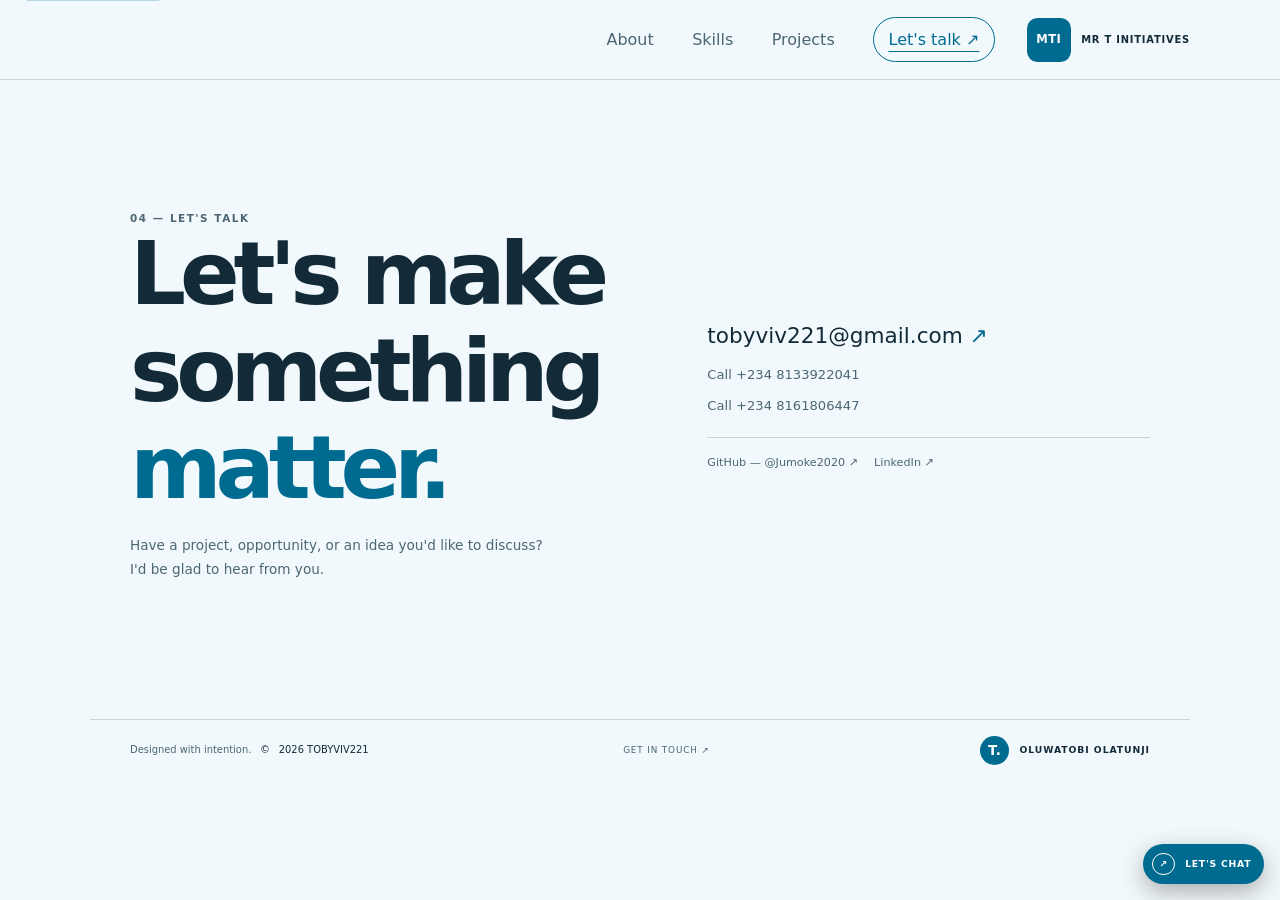
<file: contact.html>
<!doctype html>
<html lang="en">
  <head>
    <meta charset="utf-8">
    <meta name="viewport" content="width=device-width, initial-scale=1">
    <meta name="description" content="Contact Oluwatobi Olatunji about front end design, software development, and project opportunities.">
    <meta property="og:title" content="Contact — Oluwatobi Olatunji">
    <meta property="og:description" content="Get in touch with Oluwatobi Olatunji about a project or opportunity.">
    <meta property="og:type" content="website">
    <title>Contact — Oluwatobi Olatunji</title>
    <link rel="icon" href="data:image/svg+xml,%3Csvg xmlns='http://www.w3.org/2000/svg' viewBox='0 0 64 64'%3E%3Crect width='64' height='64' rx='32' fill='%23006b91'/%3E%3Ctext x='32' y='43' fill='%23ffffff' font-family='Arial,sans-serif' font-size='38' font-weight='700' text-anchor='middle'%3ET.%3C/text%3E%3C/svg%3E">
    <link rel="stylesheet" href="styles.css">
    <script src="script.js" defer></script>
    <script src="portfolio.js" defer></script>
  </head>
  <body>
    <a class="skip-link" href="#main-content">Skip to content</a>
    <header class="site-header">
      <a class="brand" href="index.html" aria-label="Oluwatobi Olatunji home"><span class="brand-mark" aria-hidden="true">MTI</span><span class="brand-name">MR T INITIATIVES</span></a>
      <button class="menu-toggle" type="button" aria-expanded="false" aria-controls="primary-nav"><span class="menu-toggle-label">Menu</span><span class="menu-icon" aria-hidden="true"><span></span><span></span></span></button>
      <nav class="site-nav" id="primary-nav" aria-label="Main navigation">
        <a href="about.html">About</a><a href="skills.html">Skills</a><a href="projects.html">Projects</a><a class="nav-contact" href="contact.html" aria-current="page">Let's talk <span aria-hidden="true">↗</span></a>
      </nav>
    </header>
    <main class="page-main section-wrap" id="main-content" tabindex="-1">
      <section class="contact-section contact-page" aria-labelledby="page-title">
        <div>
          <p class="eyebrow">04 — LET'S TALK</p>
          <h1 id="page-title">Let's make<br>something <span class="accent">matter.</span></h1>
          <p class="section-intro">Have a project, opportunity, or an idea you'd like to discuss? I'd be glad to hear from you.</p>
        </div>
        <div class="contact-details">
          <a class="contact-email" href="mailto:tobyviv221@gmail.com">tobyviv221@gmail.com <span aria-hidden="true">↗</span></a>
          <a href="tel:+2348133922041">Call +234 8133922041</a>
          <a href="tel:+2348161806447">Call +234 8161806447</a>
          <div class="contact-socials">
            <a href="https://github.com/Jumoke2020" target="_blank" rel="noreferrer">GitHub — @Jumoke2020 ↗</a>
            <a href="https://www.linkedin.com/" target="_blank" rel="noreferrer">LinkedIn ↗</a>
          </div>
        </div>
      </section>
    </main>
    <div class="whatsapp-widget">
      <button class="whatsapp-float" type="button" aria-expanded="false" aria-controls="whatsapp-options"><span class="whatsapp-icon" aria-hidden="true">↗</span><span>LET'S CHAT</span></button>
      <div class="whatsapp-options" id="whatsapp-options" hidden><a href="https://wa.me/2348133922041" target="_blank" rel="noreferrer">WhatsApp · +234 8133922041</a><a href="https://wa.me/2348161806447" target="_blank" rel="noreferrer">WhatsApp · +234 8161806447</a></div>
    </div>
    <footer class="site-footer">
      <a class="brand" href="index.html"><span class="brand-mark">T.</span><span>OLUWATOBI OLATUNJI</span></a><p>Designed with intention. <span>© <span id="current-year">2026</span> TOBYVIV221</span></p><a href="contact.html">GET IN TOUCH ↗</a>
    </footer>
  </body>
</html>
</file>
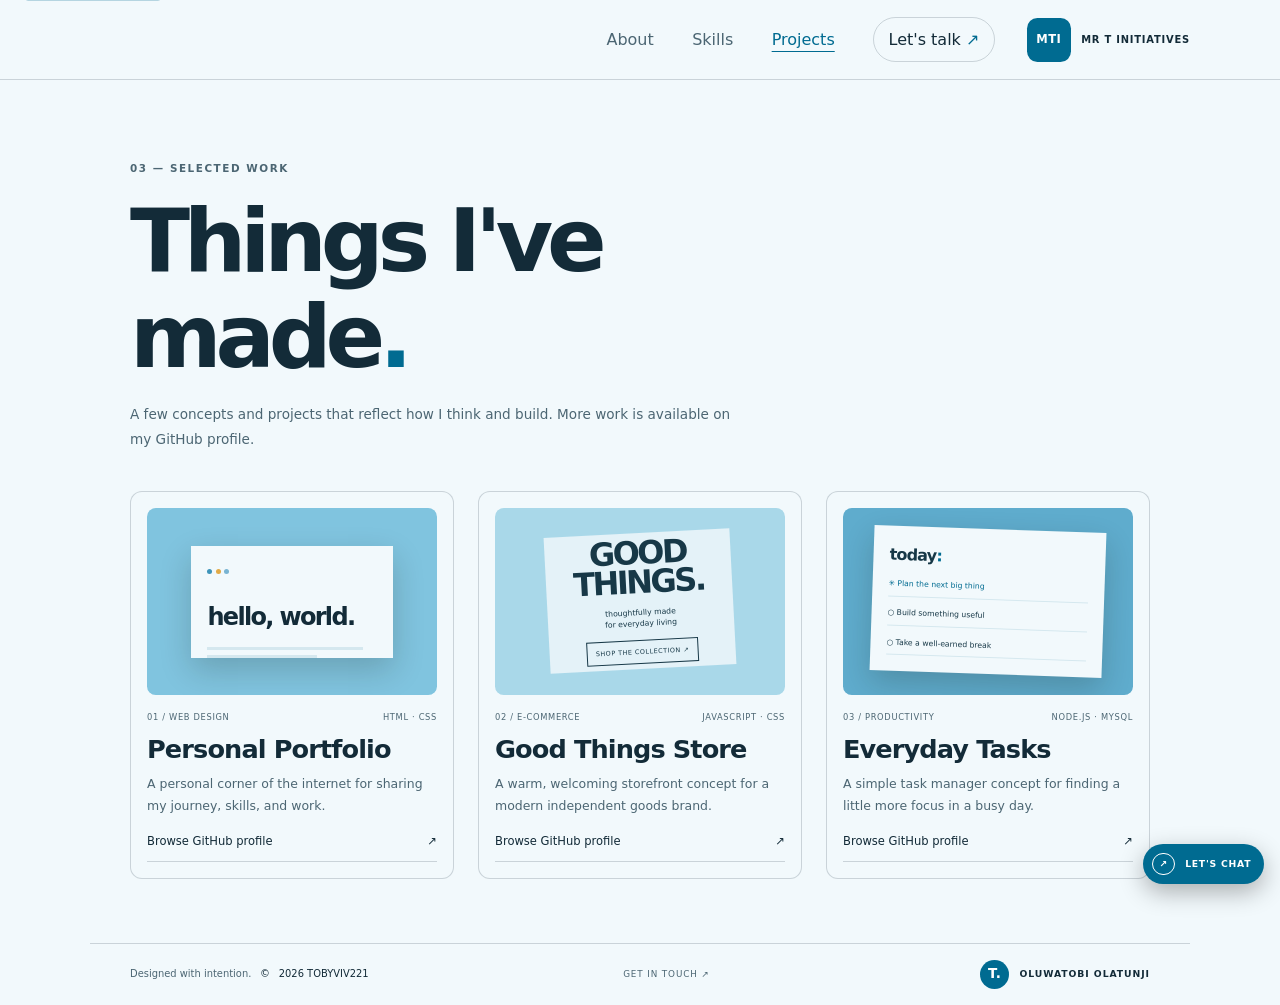
<file: projects.html>
<!doctype html>
<html lang="en">
  <head>
    <meta charset="utf-8">
    <meta name="viewport" content="width=device-width, initial-scale=1">
    <meta name="description" content="Selected web design and software projects by Oluwatobi Olatunji.">
    <meta property="og:title" content="Projects — Oluwatobi Olatunji">
    <meta property="og:description" content="Browse selected web design and development concepts by Oluwatobi Olatunji.">
    <meta property="og:type" content="website">
    <title>Projects — Oluwatobi Olatunji</title>
    <link rel="icon" href="data:image/svg+xml,%3Csvg xmlns='http://www.w3.org/2000/svg' viewBox='0 0 64 64'%3E%3Crect width='64' height='64' rx='32' fill='%23006b91'/%3E%3Ctext x='32' y='43' fill='%23ffffff' font-family='Arial,sans-serif' font-size='38' font-weight='700' text-anchor='middle'%3ET.%3C/text%3E%3C/svg%3E">
    <link rel="stylesheet" href="styles.css">
    <script src="script.js" defer></script>
    <script src="portfolio.js" defer></script>
  </head>
  <body>
    <a class="skip-link" href="#main-content">Skip to content</a>
    <header class="site-header">
      <a class="brand" href="index.html" aria-label="Oluwatobi Olatunji home"><span class="brand-mark" aria-hidden="true">MTI</span><span class="brand-name">MR T INITIATIVES</span></a>
      <button class="menu-toggle" type="button" aria-expanded="false" aria-controls="primary-nav"><span class="menu-toggle-label">Menu</span><span class="menu-icon" aria-hidden="true"><span></span><span></span></span></button>
      <nav class="site-nav" id="primary-nav" aria-label="Main navigation">
        <a href="about.html">About</a><a href="skills.html">Skills</a><a href="projects.html" aria-current="page">Projects</a><a class="nav-contact" href="contact.html">Let's talk <span aria-hidden="true">↗</span></a>
      </nav>
    </header>
    <main class="page-main section-wrap" id="main-content" tabindex="-1">
      <section class="page-heading" aria-labelledby="page-title">
        <p class="eyebrow">03 — SELECTED WORK</p>
        <h1 id="page-title">Things I've made<span class="accent">.</span></h1>
        <p class="section-intro">A few concepts and projects that reflect how I think and build. More work is available on my GitHub profile.</p>
      </section>
      <section class="project-grid" aria-label="Selected projects">
        <article class="project-card">
          <div class="project-art project-art-one" aria-hidden="true"><span class="art-window"><i></i><i></i><i></i><b>hello, world.</b><em></em><em></em></span></div>
          <div class="project-meta"><span>01 / WEB DESIGN</span><span>HTML · CSS</span></div>
          <h2>Personal Portfolio</h2>
          <p>A personal corner of the internet for sharing my journey, skills, and work.</p>
          <a href="https://github.com/Jumoke2020" target="_blank" rel="noreferrer">Browse GitHub profile <span aria-hidden="true">↗</span></a>
        </article>
        <article class="project-card">
          <div class="project-art project-art-two" aria-hidden="true"><span class="art-shop"><b>GOOD<br>THINGS.</b><i>thoughtfully made<br>for everyday living</i><em>SHOP THE COLLECTION ↗</em></span></div>
          <div class="project-meta"><span>02 / E-COMMERCE</span><span>JAVASCRIPT · CSS</span></div>
          <h2>Good Things Store</h2>
          <p>A warm, welcoming storefront concept for a modern independent goods brand.</p>
          <a href="https://github.com/Jumoke2020" target="_blank" rel="noreferrer">Browse GitHub profile <span aria-hidden="true">↗</span></a>
        </article>
        <article class="project-card">
          <div class="project-art project-art-three" aria-hidden="true"><span class="art-task"><b>today<span>:</span></b><i>✳ Plan the next big thing</i><i>○ Build something useful</i><i>○ Take a well-earned break</i></span></div>
          <div class="project-meta"><span>03 / PRODUCTIVITY</span><span>NODE.JS · MYSQL</span></div>
          <h2>Everyday Tasks</h2>
          <p>A simple task manager concept for finding a little more focus in a busy day.</p>
          <a href="https://github.com/Jumoke2020" target="_blank" rel="noreferrer">Browse GitHub profile <span aria-hidden="true">↗</span></a>
        </article>
      </section>
    </main>
    <div class="whatsapp-widget">
      <button class="whatsapp-float" type="button" aria-expanded="false" aria-controls="whatsapp-options"><span class="whatsapp-icon" aria-hidden="true">↗</span><span>LET'S CHAT</span></button>
      <div class="whatsapp-options" id="whatsapp-options" hidden><a href="https://wa.me/2348133922041" target="_blank" rel="noreferrer">WhatsApp · +234 8133922041</a><a href="https://wa.me/2348161806447" target="_blank" rel="noreferrer">WhatsApp · +234 8161806447</a></div>
    </div>
    <footer class="site-footer">
      <a class="brand" href="index.html"><span class="brand-mark">T.</span><span>OLUWATOBI OLATUNJI</span></a><p>Designed with intention. <span>© <span id="current-year">2026</span> TOBYVIV221</span></p><a href="contact.html">GET IN TOUCH ↗</a>
    </footer>
  </body>
</html>
</file>
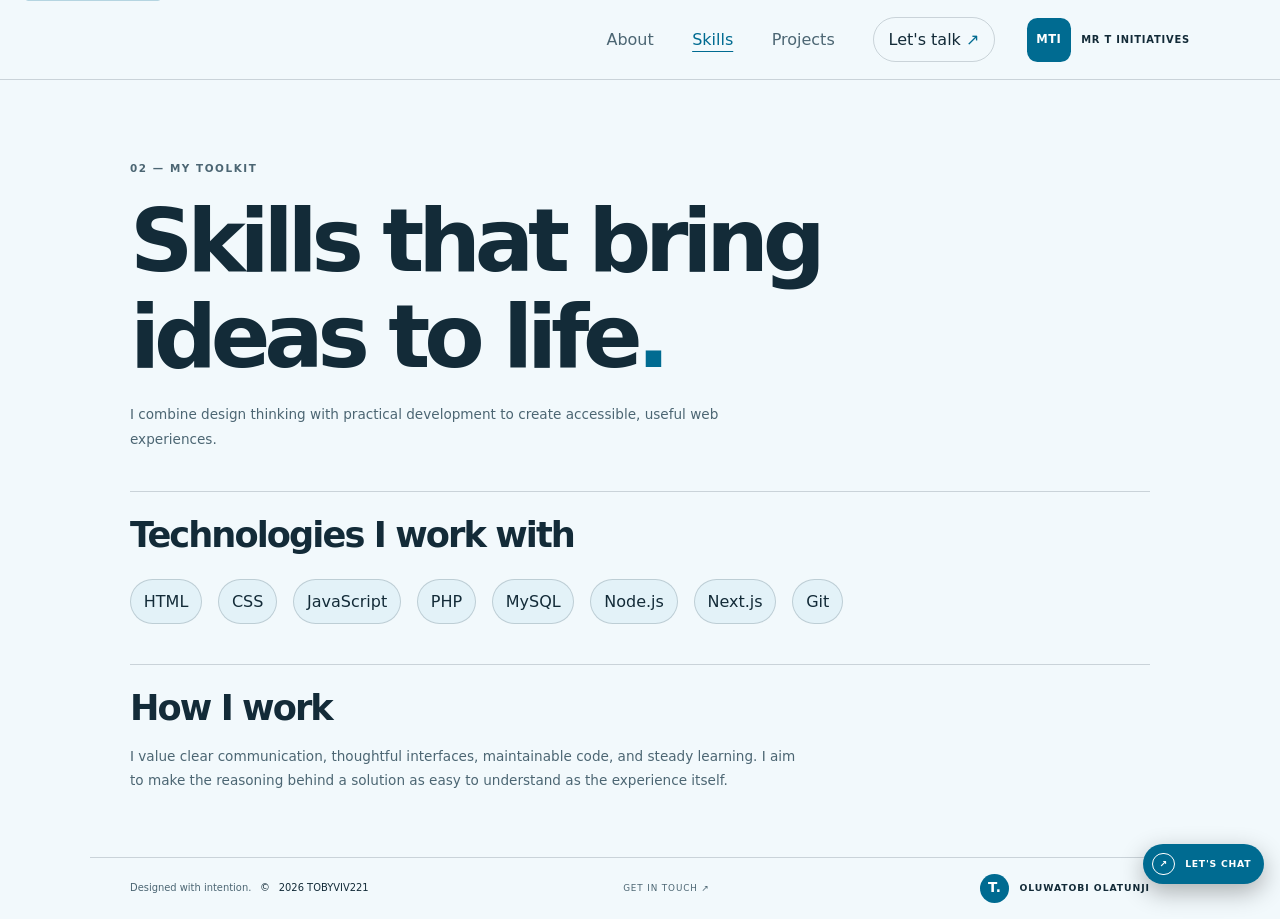
<file: skills.html>
<!doctype html>
<html lang="en">
  <head>
    <meta charset="utf-8">
    <meta name="viewport" content="width=device-width, initial-scale=1">
    <meta name="description" content="Explore Oluwatobi Olatunji's front end design and software development skills.">
    <meta property="og:title" content="Skills — Oluwatobi Olatunji">
    <meta property="og:description" content="The technologies and tools Oluwatobi uses to build thoughtful digital experiences.">
    <meta property="og:type" content="website">
    <title>Skills — Oluwatobi Olatunji</title>
    <link rel="icon" href="data:image/svg+xml,%3Csvg xmlns='http://www.w3.org/2000/svg' viewBox='0 0 64 64'%3E%3Crect width='64' height='64' rx='32' fill='%23006b91'/%3E%3Ctext x='32' y='43' fill='%23ffffff' font-family='Arial,sans-serif' font-size='38' font-weight='700' text-anchor='middle'%3ET.%3C/text%3E%3C/svg%3E">
    <link rel="stylesheet" href="styles.css">
    <script src="script.js" defer></script>
    <script src="portfolio.js" defer></script>
  </head>
  <body>
    <a class="skip-link" href="#main-content">Skip to content</a>
    <header class="site-header">
      <a class="brand" href="index.html" aria-label="Oluwatobi Olatunji home"><span class="brand-mark" aria-hidden="true">MTI</span><span class="brand-name">MR T INITIATIVES</span></a>
      <button class="menu-toggle" type="button" aria-expanded="false" aria-controls="primary-nav"><span class="menu-toggle-label">Menu</span><span class="menu-icon" aria-hidden="true"><span></span><span></span></span></button>
      <nav class="site-nav" id="primary-nav" aria-label="Main navigation">
        <a href="about.html">About</a><a href="skills.html" aria-current="page">Skills</a><a href="projects.html">Projects</a><a class="nav-contact" href="contact.html">Let's talk <span aria-hidden="true">↗</span></a>
      </nav>
    </header>
    <main class="page-main section-wrap" id="main-content" tabindex="-1">
      <section class="page-heading" aria-labelledby="page-title">
        <p class="eyebrow">02 — MY TOOLKIT</p>
        <h1 id="page-title">Skills that bring<br>ideas to life<span class="accent">.</span></h1>
        <p class="section-intro">I combine design thinking with practical development to create accessible, useful web experiences.</p>
      </section>
      <section class="skills-detail" aria-labelledby="skills-title">
        <h2 id="skills-title">Technologies I work with</h2>
        <ul class="skills-grid">
          <li><span>HTML</span></li><li><span>CSS</span></li><li><span>JavaScript</span></li><li><span>PHP</span></li>
          <li><span>MySQL</span></li><li><span>Node.js</span></li><li><span>Next.js</span></li><li><span>Git</span></li>
        </ul>
      </section>
      <section class="skills-detail" aria-labelledby="approach-title">
        <h2 id="approach-title">How I work</h2>
        <p class="section-intro">I value clear communication, thoughtful interfaces, maintainable code, and steady learning. I aim to make the reasoning behind a solution as easy to understand as the experience itself.</p>
      </section>
    </main>
    <div class="whatsapp-widget">
      <button class="whatsapp-float" type="button" aria-expanded="false" aria-controls="whatsapp-options"><span class="whatsapp-icon" aria-hidden="true">↗</span><span>LET'S CHAT</span></button>
      <div class="whatsapp-options" id="whatsapp-options" hidden><a href="https://wa.me/2348133922041" target="_blank" rel="noreferrer">WhatsApp · +234 8133922041</a><a href="https://wa.me/2348161806447" target="_blank" rel="noreferrer">WhatsApp · +234 8161806447</a></div>
    </div>
    <footer class="site-footer">
      <a class="brand" href="index.html"><span class="brand-mark">T.</span><span>OLUWATOBI OLATUNJI</span></a><p>Designed with intention. <span>© <span id="current-year">2026</span> TOBYVIV221</span></p><a href="contact.html">GET IN TOUCH ↗</a>
    </footer>
  </body>
</html>
</file>
<file: styles.css>
/* Establish the portfolio color, spacing, and sizing system. */
:root {
  color-scheme: light;
  --color-bg: #f2f9fc;
  --color-surface: #e3f2f8;
  --color-text: #132b38;
  --color-muted: #4c6673;
  --color-accent: #006b91;
  --color-on-accent: #ffffff;
  --color-border: rgba(19, 43, 56, 0.18);
  --space-1: 0.35rem;
  --space-2: 0.65rem;
  --space-3: 1rem;
  --space-4: 1.5rem;
  --space-5: 2.5rem;
  --space-6: 4rem;
  --radius: 0.75rem;
  --max-width: 1100px;
  --font-system: system-ui, -apple-system, BlinkMacSystemFont, "Segoe UI", sans-serif;
}

/* Normalize sizing and provide comfortable page defaults. */
*,
*::before,
*::after {
  box-sizing: border-box;
}

* {
  margin: 0;
}

html {
  scroll-behavior: smooth;
  scroll-padding-top: calc(4.5rem + var(--space-3));
  -webkit-text-size-adjust: 100%;
  text-size-adjust: 100%;
}

body {
  background: var(--color-bg);
  color: var(--color-text);
  font-family: var(--font-system);
  line-height: 1.6;
  min-height: 100vh;
  overflow-x: hidden;
  -webkit-font-smoothing: antialiased;
}

img,
picture,
video,
canvas,
svg {
  display: block;
  max-width: 100%;
}

img {
  height: auto;
}

/* Keep anchored sections clear of the sticky site header on every screen. */
section {
  scroll-margin-top: calc(4.5rem + var(--space-3));
}

button,
input,
textarea,
select {
  font: inherit;
}

/* Give native buttons a clear hover response that complements keyboard focus. */
button {
  transition: color 180ms ease, background-color 180ms ease, border-color 180ms ease;
}

button:hover {
  color: var(--color-accent);
}

/* Keep headings fluid and establish a clear type hierarchy. */
h1,
h2,
h3 {
  line-height: 1.1;
  overflow-wrap: anywhere;
}

h1 {
  font-size: clamp(2.5rem, 11vw, 5.5rem);
  letter-spacing: -0.07em;
}

h2 {
  font-size: clamp(2rem, 8vw, 3.75rem);
  letter-spacing: -0.055em;
}

h3 {
  font-size: clamp(1.2rem, 4vw, 1.6rem);
  letter-spacing: -0.035em;
}

/* Make links and controls easy to identify and operate. */
a {
  color: inherit;
  text-decoration: none;
  transition: color 180ms ease, background-color 180ms ease, border-color 180ms ease;
}

a:hover {
  color: var(--color-accent);
}

a:focus-visible,
button:focus-visible {
  outline: 2px solid var(--color-accent);
  outline-offset: 4px;
}

/* Reveal a keyboard-only shortcut to the main landmark. */
.skip-link {
  background: var(--color-accent);
  border-radius: var(--radius);
  color: var(--color-on-accent);
  left: var(--space-3);
  padding: var(--space-2) var(--space-3);
  position: fixed;
  top: var(--space-2);
  transform: translateY(calc(-100% - var(--space-2)));
  z-index: 20;
}

.skip-link:focus {
  color: var(--color-on-accent);
  transform: translateY(0);
}

/* Center the page header and keep it available while scrolling. */
.site-header {
  align-items: center;
  background: var(--color-bg);
  border-bottom: 1px solid var(--color-border);
  display: flex;
  gap: var(--space-3);
  height: 4.5rem;
  justify-content: space-between;
  padding: 0 var(--space-3);
  position: sticky;
  top: 0;
  z-index: 10;
}

/* Style the compact identity mark and wordmark. */
.brand {
  align-items: center;
  display: inline-flex;
  flex-shrink: 0;
  font-size: 0.72rem;
  font-weight: 700;
  gap: var(--space-2);
  letter-spacing: 0.1em;
  margin-left: auto;
  order: 3;
}

.brand-mark {
  align-items: center;
  background: var(--color-accent);
  border-radius: 0.65rem;
  color: var(--color-on-accent);
  display: inline-flex;
  flex-shrink: 0;
  font-size: 0.72rem;
  height: 2.75rem;
  justify-content: center;
  letter-spacing: 0.04em;
  width: 2.75rem;
}

.brand-name {
  color: var(--color-text);
  font-size: 0.62rem;
  letter-spacing: 0.08em;
}

.brand-muted {
  color: var(--color-muted);
  margin-left: 0.25rem;
}

/* Provide a mobile menu button and animated menu icon. */
.menu-toggle {
  align-items: center;
  background: transparent;
  border: 0;
  color: var(--color-text);
  cursor: pointer;
  display: flex;
  font-size: 0.75rem;
  gap: var(--space-2);
  order: 1;
  padding: var(--space-2) 0;
}

.menu-icon {
  display: flex;
  flex-direction: column;
  gap: 5px;
  width: 1.1rem;
}

.menu-icon span {
  background: var(--color-accent);
  height: 1px;
  transition: transform 180ms ease;
  width: 100%;
}

.menu-toggle[aria-expanded="true"] .menu-icon span:first-child {
  transform: translateY(3px) rotate(45deg);
}

.menu-toggle[aria-expanded="true"] .menu-icon span:last-child {
  transform: translateY(-3px) rotate(-45deg);
}

/* Keep the collapsed mobile navigation aligned under the sticky header. */
.site-nav {
  align-items: stretch;
  background: var(--color-surface);
  border-bottom: 1px solid var(--color-border);
  display: flex;
  flex-direction: column;
  gap: 0;
  left: 0;
  opacity: 0;
  order: 2;
  padding: 0 var(--space-3);
  pointer-events: none;
  position: absolute;
  right: 0;
  top: 100%;
  transform: translateY(-0.5rem);
  transition: opacity 180ms ease, transform 180ms ease, padding 180ms ease;
  visibility: hidden;
}

.site-nav.is-open {
  opacity: 1;
  order: 2;
  padding-bottom: var(--space-3);
  padding-top: var(--space-2);
  pointer-events: auto;
  transform: translateY(0);
  visibility: visible;
}

.site-nav > a:not(.nav-contact) {
  border-bottom: 1px solid var(--color-border);
  color: var(--color-muted);
  padding: var(--space-3) 0;
}

.nav-contact {
  align-self: flex-start;
  border: 1px solid var(--color-border);
  border-radius: 999px;
  margin-top: var(--space-2);
  padding: 0.55rem 0.9rem;
}

.nav-contact span,
.accent {
  color: var(--color-accent);
}

/* Constrain the primary content and leave room for the sticky header on jumps. */
.section-wrap {
  margin-left: auto;
  margin-right: auto;
  max-width: var(--max-width);
  padding-left: var(--space-3);
  padding-right: var(--space-3);
}

.section-wrap[id] {
  scroll-margin-top: calc(4.5rem + var(--space-3));
}

/* Introduce the portfolio with readable copy and a responsive feature image. */
.hero {
  display: grid;
  gap: var(--space-5);
  grid-template-columns: minmax(0, 1fr);
  padding-bottom: var(--space-6);
  padding-top: var(--space-6);
  position: relative;
}

.eyebrow {
  color: var(--color-muted);
  font-size: 0.65rem;
  font-weight: 600;
  letter-spacing: 0.15em;
}

.status-dot {
  background: var(--color-accent);
  border-radius: 50%;
  box-shadow: 0 0 12px rgba(0, 107, 145, 0.35);
  display: inline-block;
  height: 0.45rem;
  margin-right: var(--space-1);
  width: 0.45rem;
}

.hero h1 {
  margin: var(--space-4) 0 var(--space-3) -0.06em;
}

.hero-role {
  font-size: clamp(1rem, 4vw, 1.25rem);
  font-weight: 500;
}

.hero-role span {
  color: var(--color-accent);
  margin: 0 0.15rem;
}

.hero-description {
  color: var(--color-muted);
  font-size: 0.9rem;
  line-height: 1.8;
  margin-top: var(--space-3);
  max-width: 36rem;
}

.hero-actions {
  align-items: center;
  display: flex;
  flex-wrap: wrap;
  gap: var(--space-3);
  margin-top: var(--space-4);
}

.button {
  align-items: center;
  display: inline-flex;
  font-size: 0.8rem;
  font-weight: 600;
  gap: var(--space-3);
  justify-content: center;
  padding: 0.8rem 1rem;
}

.button-primary {
  background: var(--color-accent);
  border: 1px solid var(--color-accent);
  border-radius: var(--radius);
  color: var(--color-bg);
}

.button-primary:hover {
  background: transparent;
  color: var(--color-accent);
}

.button-primary span,
.text-link span {
  font-size: 1rem;
}

.text-link {
  font-size: 0.8rem;
}

.hero-social {
  align-items: center;
  border-top: 1px solid var(--color-border);
  color: var(--color-muted);
  display: flex;
  flex-wrap: wrap;
  font-size: 0.58rem;
  gap: var(--space-3);
  letter-spacing: 0.08em;
  margin-top: var(--space-5);
  max-width: 28rem;
  padding-top: var(--space-3);
}

.hero-social > span {
  color: var(--color-text);
  margin-right: auto;
}

.hero-visual {
  margin-right: var(--space-2);
  padding: 0 var(--space-2) var(--space-3) 0;
  position: relative;
}

.image-frame {
  aspect-ratio: 1.05;
  background: var(--color-surface);
  border-radius: var(--radius);
  overflow: hidden;
  position: relative;
}

.image-frame::after {
  background: linear-gradient(180deg, transparent 55%, rgba(12, 17, 13, 0.7));
  content: "";
  inset: 0;
  pointer-events: none;
  position: absolute;
}

.image-frame img {
  height: 100%;
  max-width: 100%;
  object-fit: cover;
  transition: transform 400ms ease;
  width: 100%;
}

.image-frame:hover img {
  transform: scale(1.04);
}

.image-caption {
  align-items: center;
  bottom: var(--space-3);
  color: #fff;
  display: flex;
  font-size: 0.58rem;
  justify-content: space-between;
  left: var(--space-3);
  letter-spacing: 0.12em;
  position: absolute;
  right: var(--space-3);
  z-index: 1;
}

.image-caption span:last-child {
  color: var(--color-accent);
  font-size: 1.4rem;
}

.floating-note {
  align-items: center;
  background: var(--color-accent);
  border-radius: var(--radius);
  bottom: var(--space-5);
  color: var(--color-on-accent);
  display: flex;
  font-size: 0.72rem;
  font-weight: 600;
  gap: var(--space-2);
  line-height: 1.3;
  padding: var(--space-2) var(--space-3);
  position: absolute;
  right: -0.25rem;
}

.note-icon {
  font-size: 1.3rem;
}

.hero-index {
  bottom: 0;
  color: var(--color-muted);
  font-size: 0.58rem;
  letter-spacing: 0.14em;
  position: absolute;
  right: var(--space-2);
}

.scroll-cue {
  align-items: center;
  bottom: var(--space-3);
  color: var(--color-muted);
  display: flex;
  font-size: 0.55rem;
  gap: var(--space-2);
  left: var(--space-3);
  letter-spacing: 0.12em;
  position: absolute;
}

.scroll-line {
  background: var(--color-accent);
  height: 1px;
  width: 2rem;
}

/* Give the toolkit section clear hierarchy and flexible skill badges. */
.content-section {
  border-top: 1px solid var(--color-border);
  padding-bottom: var(--space-6);
  padding-top: var(--space-6);
}

.section-heading h2 {
  margin-top: var(--space-2);
}

.section-intro {
  color: var(--color-muted);
  font-size: 0.85rem;
  line-height: 1.8;
  margin-top: var(--space-3);
  max-width: 26rem;
}

.skills-grid {
  display: flex;
  flex-wrap: wrap;
  gap: var(--space-2);
  list-style: none;
  margin-top: var(--space-4);
  padding: 0;
}

.skills-grid li {
  align-items: center;
  background: var(--color-surface);
  border: 1px solid var(--color-border);
  border-radius: 999px;
  display: inline-flex;
  gap: var(--space-2);
  min-width: 0;
  padding: 0.55rem 0.8rem;
  transition: border-color 180ms ease, background-color 180ms ease;
}

.skills-grid li:hover {
  background: rgba(0, 107, 145, 0.08);
  border-color: var(--color-accent);
}

.skill-number,
.skill-arrow {
  display: none;
}

.skills-grid li > span:nth-child(2) {
  font-size: 0.85rem;
  font-weight: 500;
  overflow-wrap: anywhere;
}

/* Lay out selected projects as responsive cards with a consistent surface. */
.projects-section {
  background: var(--color-surface);
  border-radius: var(--radius);
  max-width: var(--max-width);
  padding-bottom: var(--space-6);
  padding-top: var(--space-6);
}

.projects-heading {
  margin-bottom: var(--space-4);
}

.project-grid {
  display: grid;
  gap: var(--space-4);
  grid-template-columns: repeat(auto-fit, minmax(260px, 1fr));
}

.project-card {
  background: var(--color-bg);
  border: 1px solid var(--color-border);
  border-radius: var(--radius);
  min-width: 0;
  overflow: hidden;
  padding: var(--space-3);
  transition: box-shadow 200ms ease, transform 200ms ease, border-color 200ms ease;
}

.project-card:hover {
  border-color: rgba(0, 107, 145, 0.45);
  box-shadow: 0 1rem 2rem rgba(0, 0, 0, 0.25);
  transform: translateY(-5px);
}

.project-art {
  align-items: center;
  aspect-ratio: 1.55;
  border-radius: calc(var(--radius) - 0.2rem);
  display: flex;
  justify-content: center;
  overflow: hidden;
  padding: var(--space-3);
}

.project-art-one {
  background: #80c4df;
}

.project-art-two {
  background: #a9d8e9;
}

.project-art-three {
  background: #5faccd;
}

.art-window {
  background: #f2f9fc;
  box-shadow: 0 12px 30px rgba(20, 25, 16, 0.2);
  color: #132b38;
  height: 72%;
  padding: var(--space-2) var(--space-3);
  position: relative;
  width: 78%;
}

.art-window i {
  background: #3e94ba;
  border-radius: 50%;
  display: inline-block;
  height: 0.32rem;
  margin-right: 0.2rem;
  width: 0.32rem;
}

.art-window i:nth-child(2) {
  background: #e1aa46;
}

.art-window i:nth-child(3) {
  background: #79b4d2;
}

.art-window b {
  display: block;
  font-size: clamp(1rem, 4vw, 1.5rem);
  letter-spacing: -0.07em;
  margin: var(--space-3) 0 var(--space-2);
}

.art-window em {
  background: #d5e8ef;
  display: block;
  height: 0.2rem;
  margin-top: 0.3rem;
  width: 92%;
}

.art-window em:last-child {
  width: 65%;
}

.art-shop {
  background: #e4f2f8;
  color: #173847;
  display: flex;
  flex-direction: column;
  height: 88%;
  justify-content: center;
  padding: var(--space-3);
  text-align: center;
  transform: rotate(-3deg);
  width: 72%;
}

.art-shop b {
  font-size: clamp(1.3rem, 6vw, 2rem);
  letter-spacing: -0.08em;
  line-height: 0.9;
}

.art-shop i {
  font-size: 0.48rem;
  font-style: normal;
  line-height: 1.5;
  margin-top: var(--space-2);
}

.art-shop em {
  border: 1px solid #173847;
  font-size: 0.4rem;
  font-style: normal;
  letter-spacing: 0.08em;
  margin: var(--space-2) auto 0;
  padding: 0.35rem 0.5rem;
  width: fit-content;
}

.art-task {
  background: #f2f9fc;
  box-shadow: 0 12px 30px rgba(20, 25, 16, 0.2);
  color: #173847;
  display: flex;
  flex-direction: column;
  gap: var(--space-2);
  padding: var(--space-3);
  transform: rotate(2deg);
  width: 90%;
}

.art-task b {
  font-size: 1rem;
  letter-spacing: -0.05em;
}

.art-task b span {
  color: #006b91;
}

.art-task i {
  border-bottom: 1px solid #d5e8ef;
  font-size: 0.48rem;
  font-style: normal;
  padding-bottom: var(--space-1);
}

.art-task i:first-of-type {
  color: #006b91;
}

.project-meta {
  color: var(--color-muted);
  display: flex;
  font-size: 0.52rem;
  justify-content: space-between;
  letter-spacing: 0.08em;
  margin-top: var(--space-3);
}

.project-meta span:last-child {
  text-align: right;
}

.project-card h3 {
  margin-top: var(--space-2);
}

.project-card p {
  color: var(--color-muted);
  font-size: 0.78rem;
  line-height: 1.7;
  margin-top: var(--space-2);
}

.project-card > a {
  border-bottom: 1px solid var(--color-border);
  display: flex;
  font-size: 0.72rem;
  justify-content: space-between;
  margin-top: var(--space-3);
  padding-bottom: var(--space-2);
}

/* Align contact details and footer content with the page container. */
.contact-section {
  border-top: 1px solid var(--color-border);
  display: grid;
  gap: var(--space-4);
  grid-template-columns: minmax(0, 1fr);
  padding-bottom: var(--space-6);
  padding-top: var(--space-6);
}

.contact-section h2 {
  margin-top: var(--space-2);
}

.contact-details {
  display: flex;
  flex-direction: column;
  gap: var(--space-2);
  min-width: 0;
}

.contact-details > a {
  color: var(--color-muted);
  font-size: 0.82rem;
}

.contact-details .contact-email {
  color: var(--color-text);
  font-size: clamp(0.95rem, 4vw, 1.35rem);
  overflow-wrap: anywhere;
}

.contact-email span {
  color: var(--color-accent);
}

.contact-socials {
  border-top: 1px solid var(--color-border);
  display: flex;
  flex-direction: column;
  font-size: 0.7rem;
  gap: var(--space-2);
  margin-top: var(--space-2);
  padding-top: var(--space-3);
}

.contact-socials a {
  color: var(--color-muted);
}

.whatsapp-float {
  align-items: center;
  background: var(--color-accent);
  border-radius: 999px;
  bottom: var(--space-3);
  box-shadow: 0 8px 24px rgba(0, 0, 0, 0.3);
  color: var(--color-on-accent);
  display: flex;
  font-size: 0.58rem;
  font-weight: 700;
  gap: var(--space-2);
  letter-spacing: 0.08em;
  padding: 0.55rem 0.8rem 0.55rem 0.6rem;
  position: fixed;
  right: var(--space-3);
  z-index: 5;
}

.whatsapp-float:hover {
  background: var(--color-text);
  color: var(--color-on-accent);
  transform: translateY(-2px);
}

.whatsapp-icon {
  align-items: center;
  border: 1px solid currentColor;
  border-radius: 50%;
  display: inline-flex;
  flex: 0 0 1.4rem;
  height: 1.4rem;
  justify-content: center;
  width: 1.4rem;
}

.site-footer {
  align-items: flex-start;
  border-top: 1px solid var(--color-border);
  color: var(--color-muted);
  display: flex;
  flex-wrap: wrap;
  font-size: 0.62rem;
  gap: var(--space-3);
  justify-content: space-between;
  margin: 0 auto;
  max-width: var(--max-width);
  padding: var(--space-3);
}

.site-footer .brand {
  color: var(--color-text);
  font-size: 0.58rem;
}

.site-footer .brand-mark {
  border-radius: 50%;
  font-size: 0.85rem;
  height: 1.8rem;
  width: 1.8rem;
}

.site-footer p {
  order: 1;
  width: 100%;
}

.site-footer p span {
  color: var(--color-text);
  margin-left: var(--space-1);
}

.site-footer > a:last-child {
  color: var(--color-muted);
  font-size: 0.55rem;
  letter-spacing: 0.1em;
}

/* Expand navigation and use side-by-side layouts on tablets and up. */
@media (min-width: 768px) {
  html {
    scroll-padding-top: calc(5rem + var(--space-3));
  }

  section {
    scroll-margin-top: calc(5rem + var(--space-3));
  }

  .site-header {
    height: 5rem;
    padding-left: 6%;
    padding-right: 6%;
  }

  .menu-toggle {
    display: none;
  }

  .site-nav,
  .site-nav.is-open {
    align-items: center;
    background: transparent;
    border: 0;
    flex-direction: row;
    gap: clamp(1.25rem, 3vw, 2.5rem);
    opacity: 1;
    padding: 0;
    pointer-events: auto;
    position: static;
    transform: none;
    visibility: visible;
    margin-left: auto;
  }

  .site-nav > a:not(.nav-contact) {
    border: 0;
    padding: 0;
  }

  .nav-contact {
    margin: 0;
  }

  .brand {
    margin-left: var(--space-3);
    order: 3;
  }

  .section-wrap {
    padding-left: var(--space-5);
    padding-right: var(--space-5);
  }

  .hero {
    align-items: center;
    gap: 5%;
    grid-template-columns: minmax(0, 1.08fr) minmax(0, 0.92fr);
    padding-bottom: var(--space-6);
    padding-top: var(--space-6);
  }

  .hero h1 {
    font-size: clamp(3.2rem, 7.5vw, 5.6rem);
  }

  .hero-social {
    flex-wrap: nowrap;
    gap: var(--space-3);
  }

  .image-frame {
    aspect-ratio: 0.9;
  }

  .floating-note {
    right: -0.5rem;
  }

  .content-section,
  .contact-section {
    padding-bottom: var(--space-6);
    padding-top: var(--space-6);
  }

  .skills-grid {
    gap: var(--space-3);
  }

  .projects-section {
    padding-left: var(--space-5);
    padding-right: var(--space-5);
  }

  .projects-heading {
    align-items: end;
    display: flex;
    justify-content: space-between;
  }

  .project-grid {
    gap: var(--space-3);
  }

  .contact-section {
    align-items: center;
    grid-template-columns: minmax(0, 1fr) minmax(0, 0.8fr);
  }

  .contact-details {
    margin-top: 0;
  }

  .contact-socials {
    flex-direction: row;
    flex-wrap: wrap;
  }

  .site-footer {
    align-items: center;
    flex-wrap: nowrap;
    padding-left: var(--space-5);
    padding-right: var(--space-5);
  }

  .site-footer p {
    order: 0;
    width: auto;
  }
}

/* Add breathing room and refined scale on wide desktop screens. */
@media (min-width: 1024px) {
  .site-header {
    padding-left: max(6%, calc((100% - var(--max-width)) / 2));
    padding-right: max(6%, calc((100% - var(--max-width)) / 2));
  }

  .hero {
    gap: 7%;
    padding-bottom: calc(var(--space-6) + var(--space-4));
    padding-top: calc(var(--space-6) + var(--space-3));
  }

  .hero h1 {
    font-size: clamp(4.5rem, 7vw, 5.5rem);
  }

  .hero-social {
    gap: var(--space-4);
    margin-top: var(--space-6);
  }

  .floating-note {
    right: -1rem;
  }

  .content-section,
  .contact-section {
    padding-bottom: calc(var(--space-6) + var(--space-3));
    padding-top: calc(var(--space-6) + var(--space-3));
  }

  .projects-section {
    padding-left: var(--space-5);
    padding-right: var(--space-5);
  }

  .projects-heading {
    margin-bottom: var(--space-5);
  }

  .project-grid {
    gap: var(--space-4);
  }

  .contact-socials {
    gap: var(--space-3);
  }
}

/* Use the dark palette when the visitor prefers a dark appearance. */
@media (prefers-color-scheme: dark) {
  :root {
    color-scheme: dark;
    --color-bg: #0e1b22;
    --color-surface: #172a33;
    --color-text: #eef8fc;
    --color-muted: #adc1ca;
    --color-accent: #6ecdf1;
    --color-on-accent: #09212c;
    --color-border: rgba(238, 248, 252, 0.2);
  }
}

/* Disable motion for visitors who request reduced animation. */
@media (prefers-reduced-motion: reduce) {
  *,
  *::before,
  *::after {
    scroll-behavior: auto !important;
    transition: none !important;
    animation: none !important;
  }

  .project-card:hover,
  .image-frame:hover img,
  .whatsapp-float:hover {
    transform: none;
  }
}

/* Crossfade the copyright-free Unsplash workspace slides inside the hero frame. */
.image-frame[data-slider] {
  isolation: isolate;
}

.image-frame[data-slider] .slider-image {
  inset: 0;
  opacity: 0;
  position: absolute;
  transition: opacity 700ms ease;
}

.image-frame[data-slider] .slider-image.is-active {
  opacity: 1;
}

.image-frame[data-slider] .image-caption {
  bottom: 3.8rem;
  z-index: 2;
}

/* Keep slideshow controls visible and operable over the hero photography. */
.slider-controls {
  align-items: center;
  bottom: var(--space-3);
  display: flex;
  gap: var(--space-2);
  left: var(--space-3);
  position: absolute;
  z-index: 3;
}

.slider-controls button {
  background: rgba(17, 23, 19, 0.78);
  border: 1px solid rgba(255, 255, 255, 0.7);
  border-radius: 999px;
  color: #fff;
  cursor: pointer;
  min-height: 2.25rem;
  min-width: 2.25rem;
  padding: 0 var(--space-2);
}

.slider-controls button[data-slide="toggle"] {
  font-size: 0.7rem;
  min-width: 4rem;
}

.slider-controls button:hover {
  background: var(--color-accent);
  color: var(--color-on-accent);
}

/* Offer both WhatsApp numbers from one floating contact control. */
.whatsapp-widget {
  bottom: var(--space-3);
  position: fixed;
  right: var(--space-3);
  z-index: 15;
}

/* Anchor the home-page WhatsApp menu within the hero instead of the viewport. */
.hero .whatsapp-widget {
  bottom: calc(var(--space-5) + var(--space-2));
  position: absolute;
  right: var(--space-3);
  z-index: 4;
}

.whatsapp-float {
  border: 0;
  cursor: pointer;
  position: static;
}

.whatsapp-options {
  background: var(--color-surface);
  border: 1px solid var(--color-border);
  border-radius: var(--radius);
  bottom: calc(100% + var(--space-2));
  box-shadow: 0 0.8rem 2rem rgba(0, 0, 0, 0.2);
  display: grid;
  gap: var(--space-1);
  min-width: min(18rem, calc(100vw - 2rem));
  padding: var(--space-2);
  position: absolute;
  right: 0;
}

.whatsapp-options[hidden] {
  display: none;
}

.whatsapp-options a {
  border-radius: calc(var(--radius) / 2);
  color: var(--color-text);
  font-size: 0.76rem;
  padding: var(--space-2);
}

.whatsapp-options a:hover,
.whatsapp-options a:focus-visible {
  background: var(--color-bg);
  color: var(--color-accent);
}

/* Give each dedicated navigation page a shared, readable content layout. */
.page-main {
  min-height: 65vh;
  padding-bottom: var(--space-6);
  padding-top: var(--space-6);
}

.page-heading {
  margin-bottom: var(--space-5);
  max-width: 48rem;
}

.page-heading h1 {
  margin-top: var(--space-3);
}

.page-heading .section-intro {
  max-width: 38rem;
}

.about-layout {
  align-items: start;
  display: grid;
  gap: var(--space-5);
  grid-template-columns: minmax(0, 1fr);
}

.about-copy {
  display: grid;
  gap: var(--space-3);
}

.about-copy h2,
.skills-detail h2 {
  font-size: clamp(1.5rem, 5vw, 2.2rem);
}

.about-copy p {
  color: var(--color-muted);
  max-width: 40rem;
}

.about-copy .button {
  justify-self: start;
  margin-top: var(--space-2);
}

.about-photo {
  background: var(--color-surface);
  border-radius: var(--radius);
  overflow: hidden;
}

.about-photo img {
  aspect-ratio: 1.35;
  object-fit: cover;
  width: 100%;
}

.about-photo figcaption {
  color: var(--color-muted);
  font-size: 0.75rem;
  padding: var(--space-2) var(--space-3);
}

/* Separate the skills groups while keeping the requested pill-badge style. */
.skills-detail {
  border-top: 1px solid var(--color-border);
  margin-top: var(--space-5);
  padding-top: var(--space-4);
}

.skills-detail .section-intro {
  max-width: 42rem;
}

/* Set project page headings to the same scale as portfolio cards. */
.project-card h2 {
  font-size: clamp(1.2rem, 4vw, 1.6rem);
  letter-spacing: -0.035em;
  margin-top: var(--space-2);
}

/* Refine the contact page spacing without changing the shared contact layout. */
.contact-page {
  border-top: 0;
  min-height: 55vh;
  padding-bottom: var(--space-5);
  padding-top: var(--space-3);
}

/* Keep the gallery and biography comfortable on tablet layouts. */
@media (min-width: 768px) {
  .about-layout {
    gap: var(--space-5);
    grid-template-columns: minmax(0, 1.1fr) minmax(16rem, 0.9fr);
  }

  .whatsapp-options {
    min-width: 19rem;
  }
}

/* Restore generous page rhythm on larger screens. */
@media (min-width: 1024px) {
  .page-main {
    padding-bottom: var(--space-6);
    padding-top: calc(var(--space-6) + var(--space-3));
  }

  .about-layout {
    gap: var(--space-6);
  }
}

/* Prevent automatic slide movement when motion reduction is requested. */
@media (prefers-reduced-motion: reduce) {
  .image-frame[data-slider] .slider-image {
    transition: none;
  }
}

/* Identify the current page in the shared navigation. */
/* Mark the current page so visitors can orient themselves in the shared nav. */
.site-nav a[aria-current="page"] {
  color: var(--color-accent);
  text-decoration: underline;
  text-underline-offset: 0.35em;
}

.site-nav .nav-contact[aria-current="page"] {
  border-color: var(--color-accent);
}
</file>
